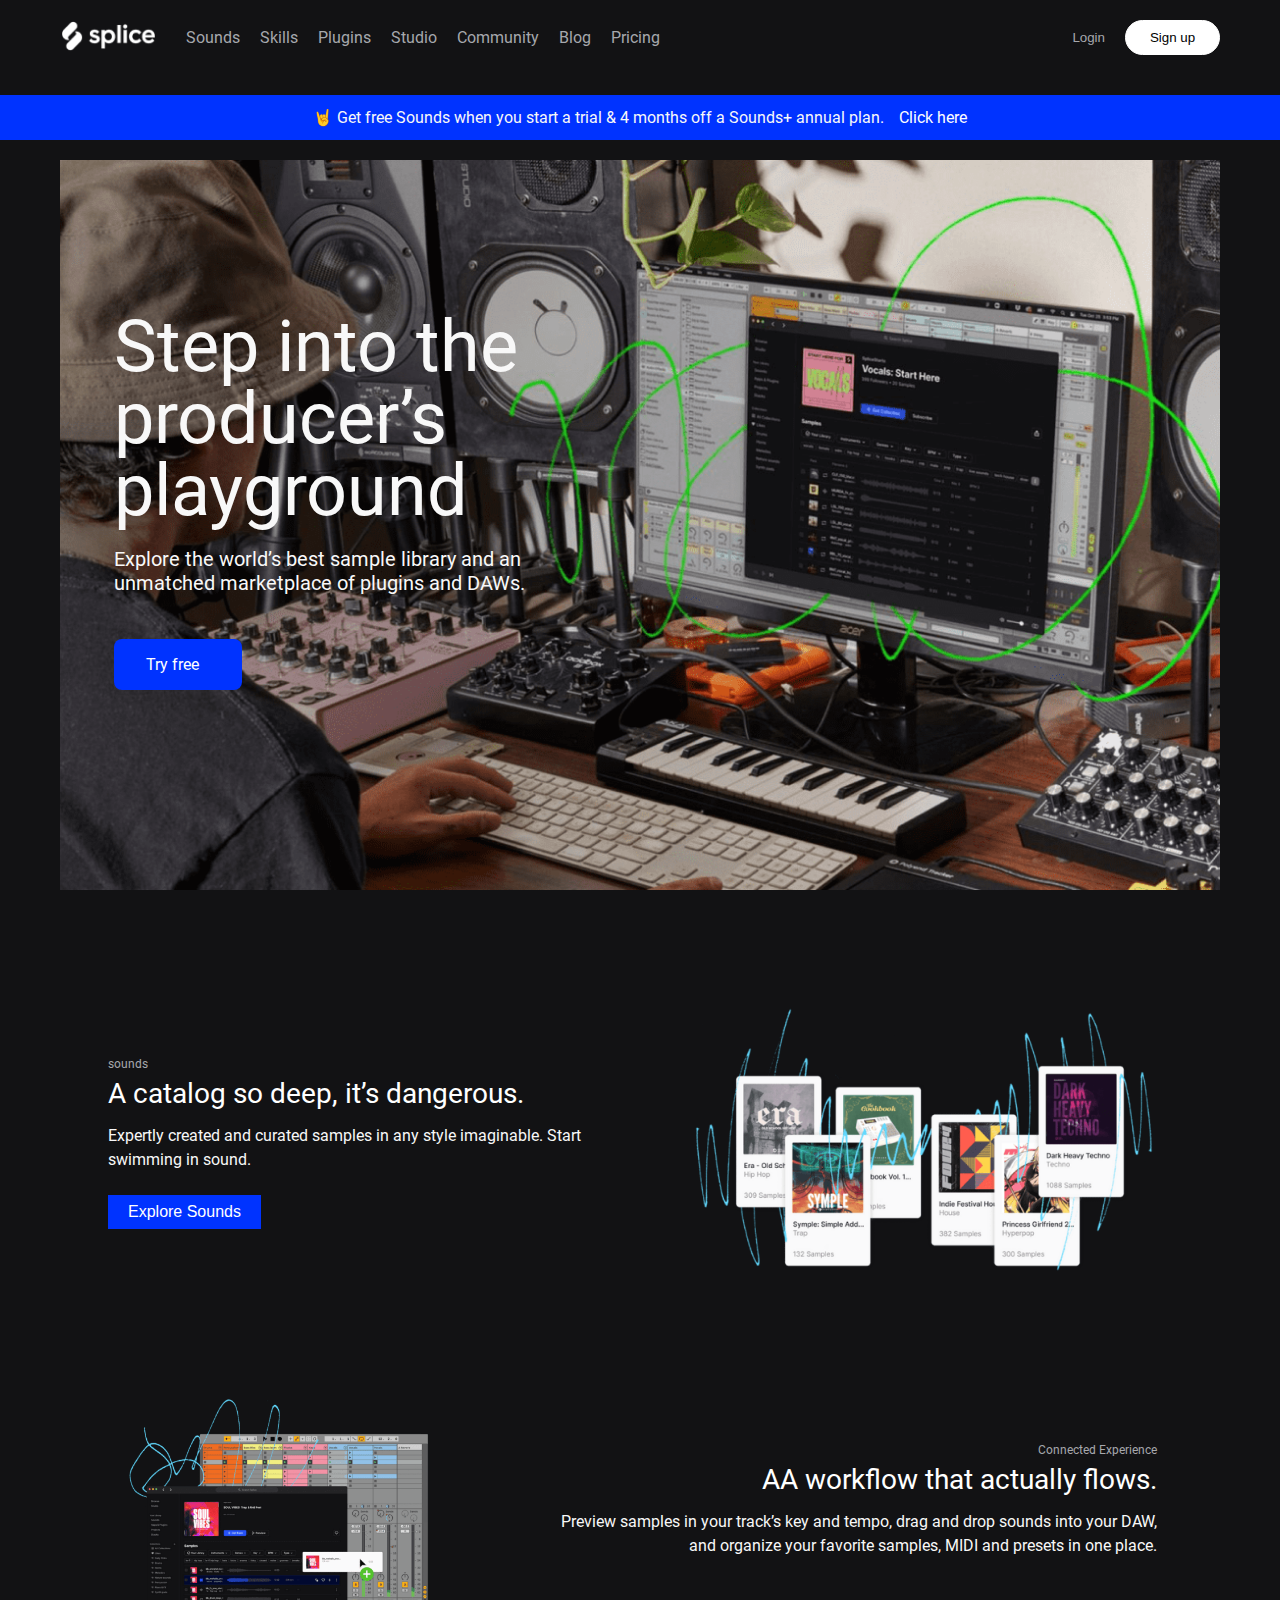
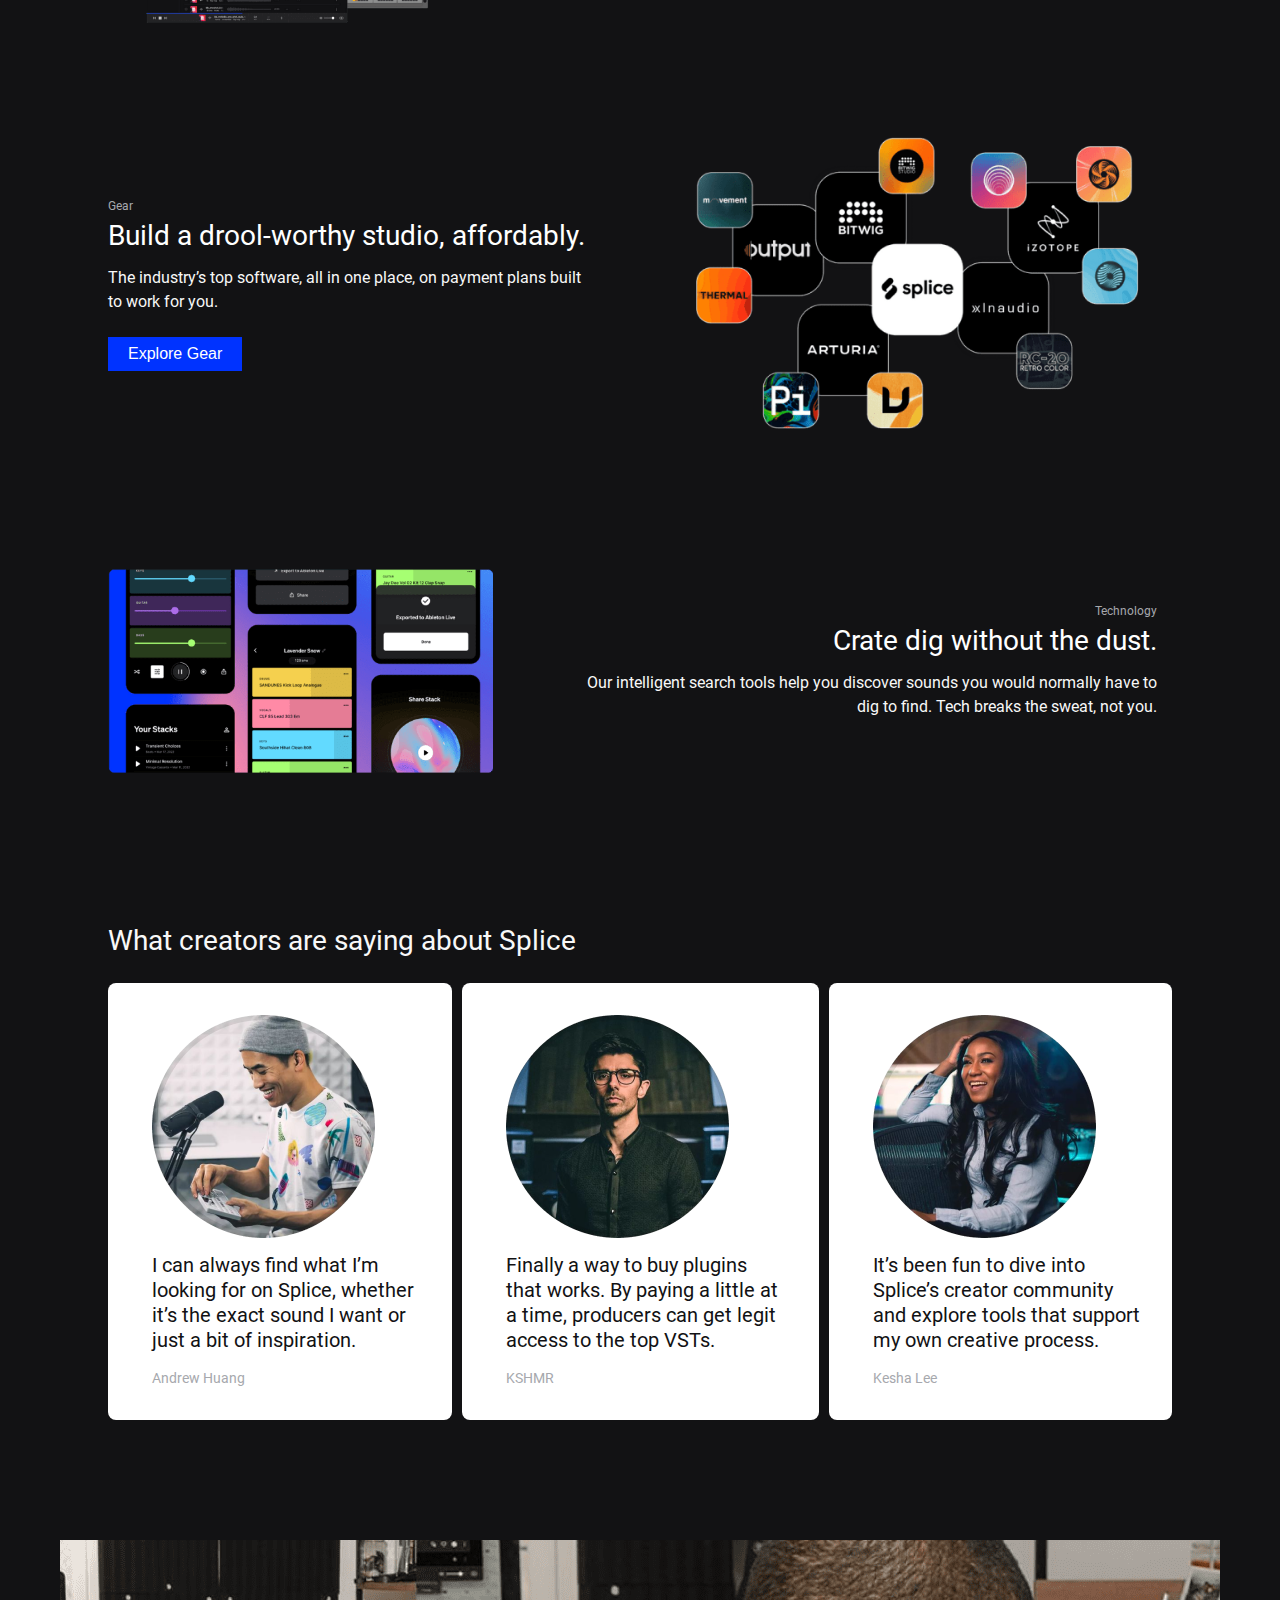
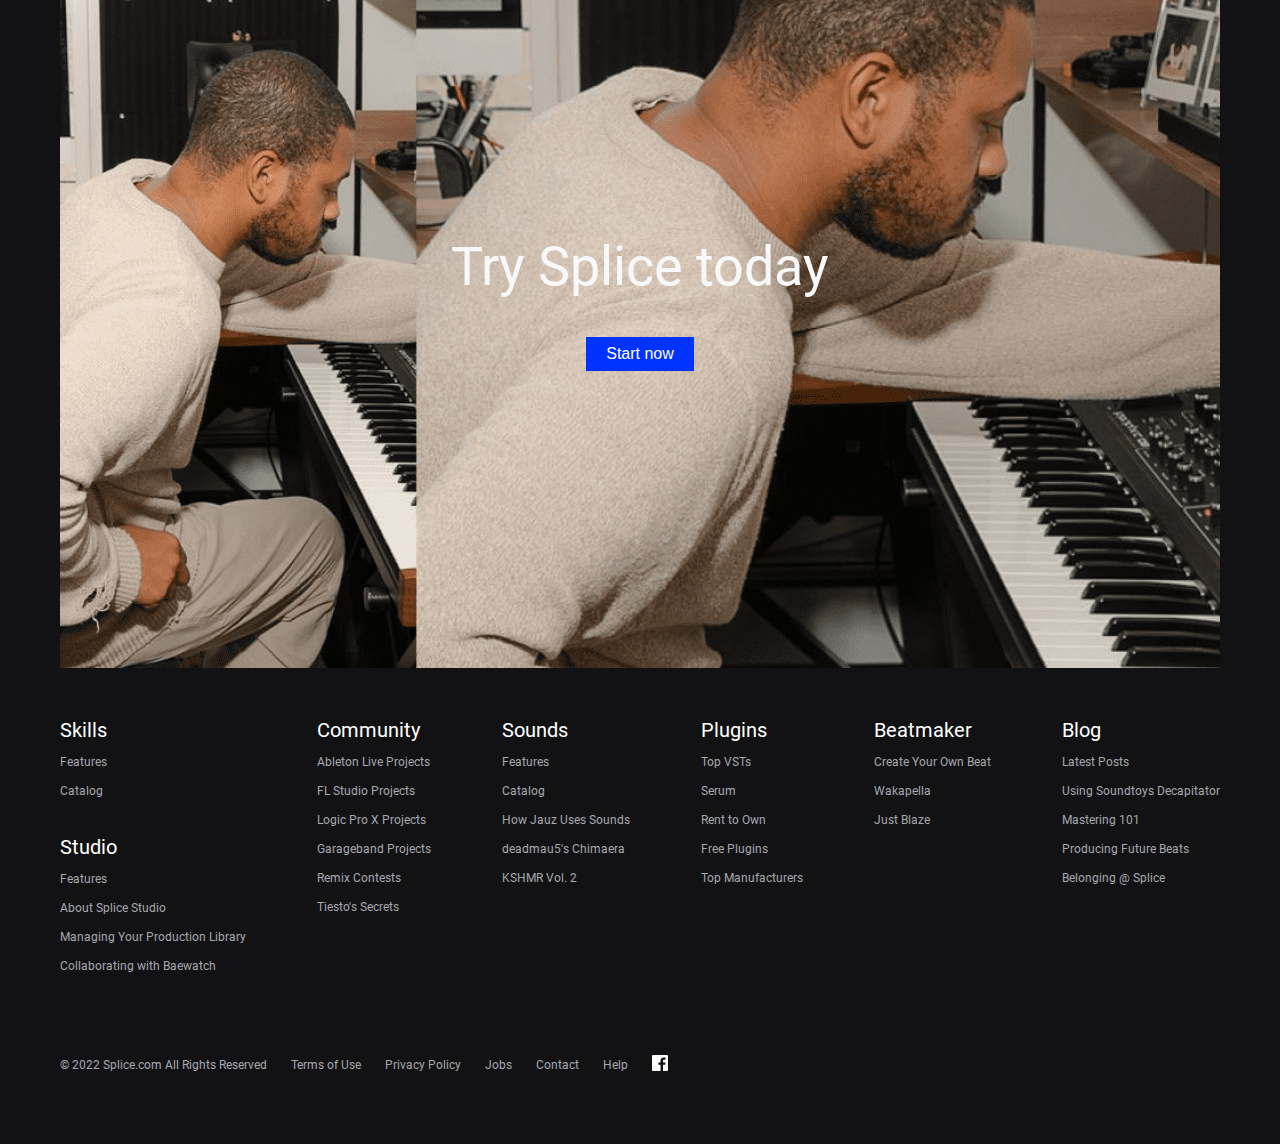
<file: docs/index.html>
<!DOCTYPE html>
<html lang="en">
<head>
    <meta charset="UTF-8">
    <title>Splice</title>
    <link rel="stylesheet" href="assets/fonts/stylesheet.css">
    <link rel="stylesheet" href="styles/style.css">
</head>
<body>
<div class="container">
    <header class="header">
        <nav class="nav">
            <div class="nav__burgers">
                <span></span>
                <span></span>
                <span></span>
            </div>
            <a href="#" class="link__logo">
                <img src="assets/images/logo.png" alt="logo" class="nav__logo">
            </a>

            <ul class="nav__items">
                <li class="nav__lists">
                    <a href="#" class="nav__link">Sounds</a>
                </li>
                <li class="nav__lists">
                    <a href="#" class="nav__link">Skills</a>
                </li>
                <li class="nav__lists">
                    <a href="#" class="nav__link">Plugins</a>
                </li>
                <li class="nav__lists">
                    <a href="#" class="nav__link">Studio</a>
                </li>
                <li class="nav__lists">
                    <a href="#" class="nav__link">Community</a>
                </li>
                <li class="nav__lists">
                    <a href="#" class="nav__link">Blog</a>
                </li>
                <li class="nav__lists">
                    <a href="#" class="nav__link">Pricing</a>
                </li>
            </ul>
        </nav>
        <div class="header__buttons">
            <button class="header__buttons--login">Login</button>
            <button class="header__buttons--signup">Sign up</button>
        </div>
    </header>
</div>
<div class="link">
    <p class="link__paragraph">
        🤘 Get free Sounds when you start a trial & 4 months off a Sounds+ annual plan.
    </p>
    <a href="#" target="_blank" class="link__click">
        Click here
    </a>
</div>
<div class="container">
    <main>
        <section class="producer">
            <h1 class="producer__title">Step into the producer’s playground</h1>
            <p class="producer__descr">
                Explore the world’s best sample library and an unmatched marketplace of plugins and DAWs.
            </p>
            <a href="#" class="producer__link">Try free</a>
        </section>
        <section class="sounds">
            <div class="sounds__wrapper">
                <div class="sounds__content">
                    <h4 class="section-title">sounds</h4>
                    <h3 class="section-subtitle">A catalog so deep, it’s dangerous.</h3>
                    <p class="section-desc">Expertly created and curated samples in any style imaginable. Start swimming
                        in sound.</p>
                    <button class="section-btn">Explore Sounds</button>
                </div>
                <div class="sounds__image">
                    <img src="assets/images/catalog.png" alt="sounds">
                </div>
            </div>
        </section>
        <section class="experience">
            <div class="experience__wrapper">
                <div class="experience__content">
                    <h4 class="section-title">Connected Experience</h4>
                    <h3 class="section-subtitle">AA workflow that actually flows.</h3>
                    <p class="section-desc">
                        Preview samples in your track’s key and tempo, drag and drop sounds into your DAW, and organize
                        your favorite samples, MIDI and presets in one place.
                    </p>
                </div>
                <div class="experience__image">
                    <img src="assets/images/catalog-2.png" alt="experience">
                </div>
            </div>
        </section>
        <section class="sounds">
            <div class="sounds__wrapper">
                <div class="sounds__content">
                    <h4 class="section-title">Gear</h4>
                    <h3 class="section-subtitle">Build a drool-worthy studio, affordably.</h3>
                    <p class="section-desc">
                        The industry’s top software, all in one place, on payment plans built to work for you.
                    </p>
                    <button class="section-btn">Explore Gear</button>
                </div>
                <div class="sounds__image">
                    <img src="assets/images/catalog-3.png" alt="sounds">
                </div>
            </div>
        </section>
        <section class="experience">
            <div class="experience__wrapper">
                <div class="experience__content">
                    <h4 class="section-title">Technology</h4>
                    <h3 class="section-subtitle">Crate dig without the dust.</h3>
                    <p class="section-desc">
                        Our intelligent search tools help you discover sounds you would normally have to dig to find.
                        Tech breaks the sweat, not you.
                    </p>
                </div>
                <div class="experience__image">
                    <img src="assets/images/catalog-4.png" alt="experience">
                </div>
            </div>
        </section>
        <section class="reviews">
            <h4 class="reviews__title">What creators are saying about Splice</h4>
            <div class="reviews__wrapper">
                <div class="reviews__card">
                    <img src="assets/images/review1.png" alt="review-1">
                    <p class="reviews__card__desc">
                        I can always find what I’m looking for on Splice, whether it’s the exact sound I want or just a
                        bit of inspiration.
                    </p>
                    <span class="reviews__card__author">
                        Andrew Huang
                    </span>
                </div>
                <div class="reviews__card">
                    <img src="assets/images/review2.png" alt="review-1">
                    <p class="reviews__card__desc">
                        Finally a way to buy plugins that works. By paying a little at a time, producers can get legit
                        access to the top VSTs. </p>
                    <span class="reviews__card__author">
                       KSHMR
                    </span>
                </div>
                <div class="reviews__card">
                    <img src="assets/images/review3.png" alt="review-1">
                    <p class="reviews__card__desc">
                        It’s been fun to dive into Splice’s creator community and explore tools that support my own
                        creative process.
                    </p>
                    <span class="reviews__card__author">
                        Kesha Lee
                    </span>
                </div>
            </div>
        </section>
        <section class="try">
            <h2 class="try__title">Try Splice today</h2>
            <button class="section-btn">Start now</button>
        </section>
        <section class="contacts">

        </section>
    </main>
    <footer class="footer">
        <div class="footer__nav">
            <div class="footer__block--link">
                <a class="footer__link footer__link_1" href="#">Skills</a>
                <a class="footer__link" href="#">Features</a>
                <a class="footer__link footer__link--bt" href="#">Catalog</a>
                <div class="footer__block--link">
                    <a class="footer__link footer__link_1" href="#">Studio</a>
                    <a class="footer__link" href="#">Features</a>
                    <a class="footer__link" href="#">About Splice Studio</a>
                    <a class="footer__link" href="#"
                    >Managing Your Production Library</a
                    >
                    <a class="footer__link" href="#">Collaborating with Baewatch</a>
                </div>
            </div>
            <div class="footer__block--link">
                <a class="footer__link footer__link_1" href="#">Community</a>
                <a class="footer__link" href="#">Ableton Live Projects</a>
                <a class="footer__link" href="#">FL Studio Projects</a>
                <a class="footer__link" href="#">Logic Pro X Projects</a>
                <a class="footer__link" href="#">Garageband Projects</a>
                <a class="footer__link" href="#">Remix Contests</a>
                <a class="footer__link" href="#">Tiesto's Secrets</a>
            </div>
            <div class="footer__block--link">
                <a class="footer__link footer__link_1" href="#">Sounds</a>
                <a class="footer__link" href="#">Features</a>
                <a class="footer__link" href="#">Catalog</a>
                <a class="footer__link" href="#">How Jauz Uses Sounds</a>
                <a class="footer__link" href="#">deadmau5's Chimaera</a>
                <a class="footer__link" href="#">KSHMR Vol. 2</a>
            </div>
            <div class="footer__block--link">
                <a class="footer__link footer__link_1" href="#">Plugins</a>
                <a class="footer__link" href="#">Top VSTs</a>
                <a class="footer__link" href="#">Serum</a>
                <a class="footer__link" href="#">Rent to Own</a>
                <a class="footer__link" href="#">Free Plugins</a>
                <a class="footer__link" href="#">Top Manufacturers</a>
            </div>
            <div class="footer__block--link">
                <a class="footer__link footer__link_1" href="#">Beatmaker</a>
                <a class="footer__link" href="#">Create Your Own Beat</a>
                <a class="footer__link" href="#">Wakapella</a>
                <a class="footer__link" href="#">Just Blaze</a>
            </div>
            <div class="footer__block--link">
                <a class="footer__link footer__link_1" href="#">Blog</a>
                <a class="footer__link" href="#">Latest Posts</a>
                <a class="footer__link" href="#">Using Soundtoys Decapitator</a>
                <a class="footer__link" href="#">Mastering 101</a>
                <a class="footer__link" href="#">Producing Future Beats</a>
                <a class="footer__link" href="#">Belonging @ Splice</a>
            </div>
        </div>
        <div class="footer__nav--links">
            <a class="footer__link--about" href="#"
            >© 2022 Splice.com All Rights Reserved</a
            >
            <a class="footer__link--about" href="#">Terms of Use</a>
            <a class="footer__link--about" href="#">Privacy Policy</a>
            <a class="footer__link--about" href="#">Jobs</a>
            <a class="footer__link--about" href="#">Contact</a>
            <a class="footer__link--about" href="#">Help</a>
            <a class="footer__link--about" href="#">
                <img src="assets/icons/facebook.svg" alt="facebook" />
            </a>
        </div>
    </footer>
</div>
</body>
</html>
</file>
<file: docs/assets/fonts/stylesheet.css>
@font-face {
    font-family: 'Roboto';
    src: url('Roboto-Medium.woff2') format('woff2');
    font-weight: 500;
    font-style: normal;
    font-display: swap;
}

@font-face {
    font-family: 'Roboto';
    src: url('Roboto-Regular.woff2') format('woff2');
    font-weight: normal;
    font-style: normal;
    font-display: swap;
}

@font-face {
    font-family: 'Roboto';
    src: url('Roboto-Light.woff2') format('woff2');
    font-weight: 300;
    font-style: normal;
    font-display: swap;
}

@font-face {
    font-family: 'Roboto';
    src: url('Roboto-Bold.woff2') format('woff2');
    font-weight: bold;
    font-style: normal;
    font-display: swap;
}
</file>
<file: docs/styles/style.css>
* {
  padding: 0;
  margin: 0;
  box-sizing: border-box;
}

html {
  font-size: 62.5%;
}

body {
  font-family: "Roboto", serif;
  font-weight: 400;
  font-size: 1.6rem;
  background-color: #121214;
  color: #F8F8F8;
}

a {
  display: inline-block;
  color: #FFFFFF;
  text-decoration: none;
}

button {
  border: none;
  cursor: pointer;
}

.container {
  padding: 2rem;
  max-width: 120rem;
  margin: 0 auto;
}

.header {
  display: flex;
  align-items: center;
  column-gap: 2.3rem;
  justify-content: space-between;
}
.header__buttons {
  display: flex;
  align-items: center;
  gap: 2rem;
}
.header__buttons--login {
  padding: 0.7rem 0;
  color: #A6A8AD;
  background-color: transparent;
}
.header__buttons--signup {
  padding: 0.8rem 2.1rem;
  color: #000;
  background-color: #FFFFFF;
  border: 1px solid #FFFFFF;
  border-radius: 3.2rem;
  width: 9.5rem;
  height: 3.5rem;
}

.nav {
  display: flex;
  align-items: center;
  justify-content: space-between;
  gap: 2.9rem;
}
.nav__items {
  list-style: none;
  display: flex;
  align-items: center;
  gap: 2rem;
}
.nav__lists .nav__link {
  color: #A6A8AD;
  font-size: 1.6rem;
  line-height: 2rem;
  font-weight: 400;
}
.nav__lists .nav__link:hover {
  color: #FFFFFF;
}
.nav__logo {
  width: 9.7rem;
  height: 3rem;
  object-fit: contain;
}
.nav__burgers {
  display: none;
}
.nav__burgers span {
  display: inline-block;
  width: 1.5rem;
  height: 0.2rem;
  background-color: #FFFFFF;
}

.link {
  position: relative;
  margin-top: 2rem;
  background-color: #0033FF;
  height: 4.5rem;
  display: flex;
  align-items: center;
  justify-content: center;
  gap: 1.5rem;
}
.link__click::before {
  position: absolute;
  content: "";
  top: 0;
  left: 0;
  width: 100%;
  height: 100%;
}

.producer {
  display: flex;
  flex-direction: column;
  justify-content: center;
  padding-top: 15.1rem;
  padding-left: 5.4rem;
  max-width: 120rem;
  max-height: 74.4rem;
  background: url("../assets/images/main-bg.png") center/cover no-repeat;
  margin: 0 auto;
}
.producer__title {
  font-weight: 400;
  font-size: 7.2rem;
  line-height: 7.2rem;
  max-width: 41.6rem;
  margin-bottom: 2rem;
}
.producer__descr {
  font-size: 2rem;
  max-width: 41.6rem;
  line-height: 2.4rem;
  margin-bottom: 4.4rem;
}
.producer__link {
  background-color: #0033FF;
  padding: 1.6rem 3.2rem;
  border-radius: 0.8rem;
  max-width: 12.8rem;
  margin-bottom: 20rem;
}

.sounds__wrapper {
  padding: 9.6rem 6.3rem 0 4.8rem;
  display: flex;
  align-items: center;
  flex-direction: row;
  gap: 8.3rem;
}
.sounds__image {
  max-width: 572px;
}
.sounds__image img {
  max-width: 100%;
  height: 100%;
  object-fit: contain;
}

.experience {
  text-align: right;
}
.experience__wrapper {
  display: flex;
  align-items: center;
  flex-direction: row-reverse;
  padding: 9.6rem 6.3rem 0 4.8rem;
  gap: 8.3rem;
}
.experience__image img {
  max-width: 100%;
  height: auto;
}

.section-title {
  font-size: 1.2rem;
  font-weight: 400;
  line-height: 1.4rem;
  color: #A6A8AD;
  padding-bottom: 0.5rem;
}

.section-subtitle {
  font-size: 2.8rem;
  font-weight: 400;
  line-height: 3.6rem;
  padding-bottom: 1.2rem;
  color: #FFFFFF;
}

.section-desc {
  font-size: 1.6rem;
  font-weight: 400;
  line-height: 2.4rem;
  padding-bottom: 2.3rem;
}

.section-btn {
  background-color: #0033FF;
  color: #FFFFFF;
  padding: 0.5rem 2rem;
  font-size: 1.6rem;
  font-weight: 400;
  line-height: 2.4rem;
}

.reviews {
  padding: 12rem 4.8rem;
}
.reviews__title {
  font-size: 2.8rem;
  font-weight: 400;
  line-height: 3.6rem;
  padding-bottom: 2.4rem;
}
.reviews__wrapper {
  display: flex;
  align-items: center;
  flex-direction: row;
  gap: 1rem;
}
.reviews__card {
  border-radius: 0.8rem;
  padding: 3.2rem 3.2rem 3.2rem 4.4rem;
  background-color: #FFFFFF;
  max-width: 36.1rem;
  max-height: 45.3rem;
  display: flex;
  align-items: flex-start;
  flex-direction: column;
  gap: 1.5rem;
}
.reviews__card__desc {
  font-size: 2rem;
  font-weight: 400;
  line-height: 2.5rem;
  text-align: left;
  color: #121214;
}
.reviews__card__author {
  font-size: 1.4rem;
  font-weight: 400;
  line-height: 2rem;
  text-align: left;
  color: #A6A8AD;
}

.try {
  display: flex;
  align-items: center;
  justify-content: center;
  flex-direction: column;
  gap: 4rem;
  max-width: 120rem;
  height: 72.8rem;
  background: url("../assets/images/try.png") center/cover no-repeat;
  margin: 0 auto;
}
.try__title {
  font-size: 5.4rem;
  font-weight: 400;
  line-height: 6rem;
  text-align: center;
}

.footer {
  padding: 5rem 0;
}
.footer__nav {
  display: flex;
  align-items: flex-start;
  justify-content: space-between;
  gap: 3rem;
  flex-wrap: wrap;
  margin-bottom: 8rem;
}
.footer__block--link {
  display: flex;
  flex-direction: column;
  row-gap: 1.1rem;
}
.footer__link {
  font-size: 1.2rem;
  line-height: 1.8rem;
  color: #A6A8AD;
  transition: all 0.4s;
}
.footer__link:hover {
  color: #FFFFFF;
  text-decoration: underline;
}
.footer__link_1 {
  font-size: 2rem;
  color: #FFFFFF;
  line-height: 2.4rem;
}
.footer__link--bt {
  margin-bottom: 2.4rem;
}
.footer__nav--links {
  display: flex;
  align-items: center;
  flex-wrap: wrap;
  gap: 2.4rem;
}
.footer__link--about {
  font-size: 1.2rem;
  color: #A6A8AD;
}

@media (max-width: 980px) {
  .sounds__wrapper {
    padding: 2rem 2.3rem 0 2.8rem;
    flex-wrap: wrap;
    gap: 4rem;
  }
  .experience {
    text-align: left;
  }
  .experience__wrapper {
    padding: 2rem 2.3rem 0 2.8rem;
    flex-wrap: wrap;
    flex-direction: row;
    gap: 4rem;
  }
  .reviews {
    padding: 6rem 2rem;
  }
  .reviews__wrapper {
    flex-wrap: wrap;
  }
  .reviews__card {
    max-width: 80%;
    max-height: 80%;
    align-items: center;
  }
}
@media (max-width: 790px) {
  .header {
    justify-content: space-around;
    height: auto;
    row-gap: 2rem;
    flex-wrap: wrap;
  }
}
@media (max-width: 686px) {
  .link {
    padding: 1rem;
  }
  .link__paragraph {
    display: none;
  }
}
@media (max-width: 644px) {
  .nav__items {
    display: none;
  }
  .nav__burgers {
    display: flex;
    align-items: center;
    flex-direction: column;
    gap: 0.5rem;
  }
}

/*# sourceMappingURL=style.css.map */
</file>
